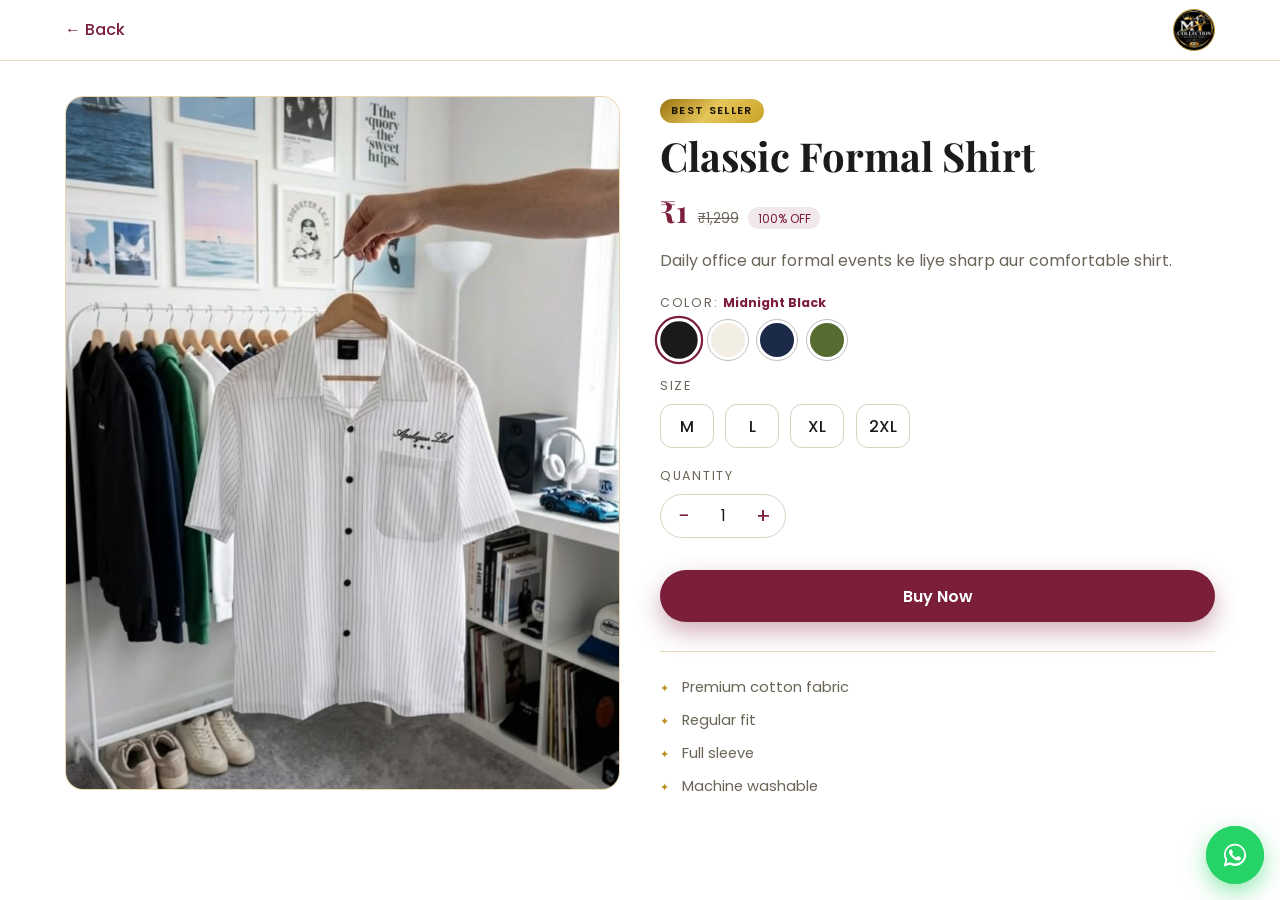
<file: product.html>
<!DOCTYPE html>
<html lang="en">
<head>
  <meta charset="UTF-8" />
  <meta name="viewport" content="width=device-width, initial-scale=1.0" />
  <title>Shirt Details | My Collection</title>
  <meta name="theme-color" content="#FFFFFF" />
  <link rel="icon" href="logo.jpg" />
  <link href="https://fonts.googleapis.com/css2?family=Playfair+Display:ital,wght@0,600;0,800;1,500&family=Poppins:wght@300;400;500;600&display=swap" rel="stylesheet" />
  <link rel="stylesheet" href="style.css" />
</head>
<body>
  <header class="nav scrolled">
    <div class="container nav__inner">
      <a href="index.html" class="back">← Back</a>
      <a href="index.html" class="brand"><img src="logo.jpg" alt="logo" /></a>
    </div>
  </header>

  <main class="container pdp" id="pdp"></main>

  <section class="container checkout" id="checkout" hidden>
    <h2>Place <span class="gold">Order</span></h2>
    <div class="summary" id="summary"></div>
    <form id="orderForm" novalidate>
      <input name="name" placeholder="Full Name" required />
      <input name="phone" type="tel" inputmode="numeric" placeholder="WhatsApp / Mobile Number" required />
      <textarea name="address" rows="3" placeholder="Full Address" required></textarea>
      <div class="row">
        <input name="city" placeholder="City" required />
        <input name="pin" inputmode="numeric" placeholder="Pincode" required />
      </div>
      <p class="label">Payment Method</p>
      <label class="pay"><input type="radio" name="pay" value="UPI" checked /><span>UPI (GPay / PhonePe / Paytm)</span></label>
      <label class="pay"><input type="radio" name="pay" value="COD" /><span>Cash on Delivery</span></label>
      <p class="err" id="err"></p>
      <button class="btn btn--wine btn--full" type="submit">Confirm Order</button>
    </form>
    <div class="success" id="success" hidden></div>
  </section>

  <a class="wa-float" id="wa" target="_blank" rel="noopener" aria-label="WhatsApp"></a>
  <script src="data.js"></script>
  <script src="product.js"></script>
</body>
</html>
</file>
<file: style.css>
*,
*::before,
*::after {
  box-sizing: border-box;
  margin: 0;
  padding: 0;
}
:root {
  --bg: #fff;
  --cream: #fbf7ee;
  --ink: #1b1b1b;
  --muted: #6b6558;
  --gold: #b8901f;
  --grad: linear-gradient(135deg, #9a7410, #e6c65a 50%, #c9a227);
  --wine: #7b1e3a;
  --wine-dark: #1f0912;
  --line: rgba(184, 144, 31, 0.3);
  --wa: #25d366;
  --r: 18px;
  --shadow: 0 10px 30px rgba(60, 40, 10, 0.08);
}
html {
  scroll-behavior: smooth;
  scroll-padding-top: 70px;
}
body {
  background: var(--bg);
  color: var(--ink);
  font-family: "Poppins", sans-serif;
  line-height: 1.6;
  overflow-x: hidden;
}
img,
svg {
  max-width: 100%;
  display: block;
}
a {
  color: inherit;
  text-decoration: none;
}
ul {
  list-style: none;
}
button,
input,
textarea {
  font-family: inherit;
  font-size: 1rem;
  color: inherit;
}
button {
  cursor: pointer;
  border: none;
  background: none;
}
h1,
h2,
h3 {
  font-family: "Playfair Display", serif;
  line-height: 1.2;
}
.container {
  width: min(1150px, 92%);
  margin-inline: auto;
}
.gold {
  background: var(--grad);
  -webkit-background-clip: text;
  background-clip: text;
  color: transparent;
  font-style: italic;
}
.muted {
  color: var(--muted);
}
.small {
  font-size: 0.8rem;
}
.eyebrow {
  text-transform: uppercase;
  letter-spacing: 0.3em;
  font-size: 0.72rem;
  color: var(--wine);
  font-weight: 600;
  margin-bottom: 0.6rem;
}

/* buttons */
.btn {
  display: inline-flex;
  justify-content: center;
  align-items: center;
  gap: 0.5rem;
  padding: 0.85rem 1.8rem;
  border-radius: 50px;
  background: var(--grad);
  color: #1b1304;
  font-weight: 600;
  transition: 0.25s;
  box-shadow: 0 8px 22px rgba(184, 144, 31, 0.3);
}
.btn:hover {
  transform: translateY(-2px);
}
.btn--wine {
  background: var(--wine);
  color: #fff;
  box-shadow: 0 10px 24px rgba(123, 30, 58, 0.35);
}
.btn--ghost {
  background: transparent;
  color: var(--ink);
  border: 1.5px solid var(--gold);
  box-shadow: none;
}
.btn--ghost:hover {
  background: rgba(184, 144, 31, 0.1);
}
.btn--sm {
  padding: 0.5rem 1.2rem;
  font-size: 0.85rem;
  background: var(--wine);
  color: #fff;
  box-shadow: none;
}
.btn--full {
  width: 100%;
}
.btn--wa {
  background: var(--wa);
  color: #fff;
  box-shadow: 0 8px 22px rgba(37, 211, 102, 0.3);
}

/* nav */
/* nav */
.nav {
  position: fixed;
  top: 0;
  left: 0;
  right: 0;
  z-index: 50;
  padding: 0.8rem 0;
  background: transparent;
  border-bottom: 1px solid transparent;
  transition:
    background 0.3s,
    padding 0.3s,
    border-color 0.3s;
}
.nav.scrolled {
  background: rgba(255, 255, 255, 0.92);
  backdrop-filter: blur(10px);
  border-bottom-color: var(--line);
  padding: 0.55rem 0;
}
.nav__inner {
  display: flex;
  justify-content: space-between;
  align-items: center;
}
.brand {
  display: flex;
  align-items: center;
  gap: 0.6rem;
  font-family: "Playfair Display", serif;
  font-size: 1.1rem;
}
.brand img {
  width: 42px;
  height: 42px;
  border-radius: 50%;
  border: 1.5px solid var(--gold);
}
.brand b {
  color: var(--gold);
}
.back {
  color: var(--wine);
  font-weight: 500;
}

/* nav icons */
.nav__icons {
  display: flex;
  align-items: center;
  gap: 0.6rem;
}
.icon-btn {
  width: 44px;
  height: 44px;
  border-radius: 50%;
  display: grid;
  place-items: center;
  color: var(--wine);
  background: rgba(255, 255, 255, 0.75);
  border: 1px solid var(--line);
  transition: 0.25s;
}
.icon-btn svg {
  width: 22px;
  height: 22px;
}
.icon-btn:hover:not(:disabled) {
  background: var(--wine);
  color: #fff;
  transform: translateY(-2px);
}
.icon-btn:disabled {
  opacity: 0.4;
  cursor: not-allowed;
}

/* hero */
.hero {
  display: flex;
  align-items: center;
  min-height: 88svh; /* pehle 100svh */
  padding: 5rem 0 2.5rem; /* pehle 5.5rem 0 3rem */
  overflow: hidden;
  background:
    radial-gradient(
      circle at 85% 20%,
      rgba(230, 198, 90, 0.28),
      transparent 55%
    ),
    linear-gradient(180deg, #fff, var(--cream));
}
.hero__inner {
  display: grid;
  grid-template-columns: 1.1fr 0.9fr;
  align-items: center;
  gap: 2rem;
}
.hero {
  overflow: hidden;
}

.hero__visual {
  grid-column: 2;
  grid-row: 1;
  position: relative;
  width: min(300px, 100%); /* pehle 360px, yaani lagbhag 17% chhota */
  aspect-ratio: 1 / 1;
  justify-self: center;
  margin: 2rem auto; /* pehle 2.5rem */
  animation: float 6s ease-in-out infinite;
}

/* sabse peeche: soft gold glow */
.hero__visual::before {
  content: "";
  position: absolute;
  inset: -28%;
  border-radius: 50%;
  background: radial-gradient(
    circle,
    rgba(230, 198, 90, 0.45),
    rgba(230, 198, 90, 0) 65%
  );
  z-index: 0;
}

/* ghoomta hua dashed gold ring */
.hero__visual::after {
  content: "";
  position: absolute;
  inset: -17%;
  border-radius: 50%;
  border: 2px dashed rgba(184, 144, 31, 0.55);
  animation: spin 40s linear infinite;
  z-index: 0;
}

/* wine ring: logo ke bilkul concentric */
.hero__blob {
  position: absolute;
  inset: -7%;
  border-radius: 50%;
  background: linear-gradient(135deg, #a32a4d, #7b1e3a 55%, #4d1124);
  box-shadow:
    0 0 0 4px #fff,
    0 0 0 7px #e6c65a,
    0 30px 60px rgba(31, 9, 18, 0.35);
  z-index: 1;
}

/* logo: box ko poora bhare */
.hero__logo {
  position: relative;
  z-index: 2;
  width: 100%;
  height: 100%;
  object-fit: cover;
  border-radius: 50%;
  border: 4px solid #fff;
  box-shadow: 0 18px 40px rgba(0, 0, 0, 0.4);
}

@keyframes spin {
  to {
    transform: rotate(360deg);
  }
}
@keyframes float {
  50% {
    transform: translateY(-10px);
  }
}

@media (prefers-reduced-motion: reduce) {
  .hero__visual,
  .hero__visual::after {
    animation: none;
  }
}
.hero__text {
  grid-column: 1;
  grid-row: 1;
}
.hero h1 {
  font-size: clamp(2.2rem, 7vw, 4rem); /* pehle clamp(2.4rem, 8vw, 4.5rem) */
  font-weight: 800;
}
.sub {
  color: var(--muted);
  margin: 0.8rem 0 1.4rem; /* pehle 1rem 0 1.8rem */
  max-width: 460px;
}
.hero__cta {
  display: flex;
  flex-wrap: wrap;
  gap: 0.8rem;
}

/* sections */
.section {
  padding: clamp(3.5rem, 9vw, 6rem) 0;
}
.section--cream {
  background: var(--cream);
}
.head {
  text-align: center;
  margin-bottom: 2.5rem;
}
.head h2 {
  font-size: clamp(1.9rem, 5vw, 2.8rem);
}

/* product grid */
.grid {
  display: grid;
  grid-template-columns: repeat(auto-fill, minmax(250px, 1fr));
  gap: 1.5rem;
}
.card {
  background: #fff;
  border: 1px solid var(--line);
  border-radius: var(--r);
  overflow: hidden;
  transition: 0.3s;
  display: block;
  box-shadow: var(--shadow);
}
.card:hover {
  transform: translateY(-6px);
  border-color: var(--gold);
  box-shadow: 0 18px 40px rgba(60, 40, 10, 0.15);
}
.card__img {
  position: relative;
  aspect-ratio: 4/5;
  background: var(--cream);
  overflow: hidden;
}
.card__img img {
  width: 100%;
  height: 100%;
  object-fit: cover;
  transition: transform 0.5s;
}
.card:hover .card__img img {
  transform: scale(1.06);
}
.fallback {
  width: 100%;
  height: 100%;
  display: grid;
  place-items: center;
  padding: 1.8rem;
}
.fallback svg {
  width: 80%;
}
.tag {
  position: absolute;
  top: 12px;
  left: 12px;
  z-index: 2;
  background: var(--grad);
  color: #1b1304;
  font-size: 0.68rem;
  font-weight: 600;
  letter-spacing: 0.12em;
  text-transform: uppercase;
  padding: 0.2rem 0.7rem;
  border-radius: 50px;
}
.tag--static {
  position: static;
  display: inline-block;
  margin-bottom: 0.6rem;
}
.off {
  position: absolute;
  top: 12px;
  right: 12px;
  z-index: 2;
  background: var(--wine);
  color: #fff;
  font-size: 0.7rem;
  font-weight: 600;
  padding: 0.2rem 0.6rem;
  border-radius: 50px;
}
.card__body {
  padding: 1rem 1.2rem 1.3rem;
}
.card__body h3 {
  font-size: 1.1rem;
  margin-bottom: 0.5rem;
}
.dots {
  display: flex;
  gap: 6px;
  margin-bottom: 0.6rem;
}
.dots i {
  width: 14px;
  height: 14px;
  border-radius: 50%;
  outline: 1px solid rgba(0, 0, 0, 0.2);
}
.price {
  display: flex;
  align-items: baseline;
  gap: 0.6rem;
  flex-wrap: wrap;
}
.price b {
  color: var(--wine);
  font-size: 1.25rem;
  font-family: "Playfair Display", serif;
}
.price s {
  color: var(--muted);
  font-size: 0.85rem;
}
.price em {
  font-style: normal;
  font-size: 0.75rem;
  background: rgba(123, 30, 58, 0.1);
  color: var(--wine);
  padding: 0.1rem 0.6rem;
  border-radius: 50px;
}
.price--lg b {
  font-size: 1.9rem;
}
.more {
  text-align: center;
  margin-top: 2.5rem;
}

/* testimonials */
.review {
  background: #fff;
  border: 1px solid var(--line);
  border-top: 4px solid var(--wine);
  border-radius: var(--r);
  box-shadow: var(--shadow);
  overflow: hidden;
  display: flex;
  flex-direction: column;
}
.review__photo {
  width: 100%;
  aspect-ratio: 4 / 3;
  object-fit: cover;
}
.review__body {
  padding: 1.4rem 1.5rem 1.5rem;
}
.who {
  flex-wrap: wrap;
}
.verified {
  margin-left: auto;
  font-size: 0.7rem;
  color: #1f7a3d;
  background: rgba(31, 122, 61, 0.1);
  padding: 0.15rem 0.6rem;
  border-radius: 50px;
  white-space: nowrap;
}
.rating-sum {
  display: inline-flex;
  align-items: center;
  gap: 0.6rem;
  margin-top: 1rem;
  padding: 0.45rem 1.1rem;
  background: #fff;
  border: 1px solid var(--line);
  border-radius: 50px;
  box-shadow: var(--shadow);
}
.rating-sum b {
  font-family: "Playfair Display", serif;
  font-size: 1.4rem;
  color: var(--wine);
}
.rating-sum .stars {
  margin: 0;
  letter-spacing: 2px;
}
.rating-sum small {
  color: var(--muted);
}

/* old code */
.reviews {
  display: grid;
  grid-template-columns: repeat(auto-fit, minmax(260px, 1fr));
  gap: 1.4rem;
}
.review {
  background: #fff;
  border: 1px solid var(--line);
  border-top: 4px solid var(--wine);
  border-radius: var(--r);
  padding: 1.6rem;
  box-shadow: var(--shadow);
}
.stars {
  color: var(--gold);
  letter-spacing: 3px;
  margin-bottom: 0.7rem;
}
.review p {
  font-size: 0.95rem;
  color: #3a352b;
  margin-bottom: 1.2rem;
}
.who {
  display: flex;
  align-items: center;
  gap: 0.8rem;
}
.who b {
  display: block;
  font-size: 0.92rem;
}
.who small {
  color: var(--muted);
}
.av {
  width: 42px;
  height: 42px;
  border-radius: 50%;
  background: var(--wine);
  color: #fff;
  display: grid;
  place-items: center;
  font-weight: 600;
}

/* product page */
.pdp {
  display: grid;
  grid-template-columns: 1fr 1fr;
  gap: 2.5rem;
  padding-top: 6rem;
  align-items: start;
}
.pdp__media {
  position: sticky;
  top: 80px;
}
.pdp__img {
  aspect-ratio: 4/5;
  background: var(--cream);
  border: 1px solid var(--line);
  border-radius: var(--r);
  overflow: hidden;
}
.pdp__img img {
  width: 100%;
  height: 100%;
  object-fit: cover;
}
@keyframes fade {
  from {
    opacity: 0;
  }
  to {
    opacity: 1;
  }
}
.pdp__img img {
  animation: fade 0.35s;
}
.thumbs {
  display: flex;
  gap: 0.6rem;
  margin-top: 0.8rem;
  overflow-x: auto;
}
.thumb {
  width: 68px;
  height: 80px;
  flex: none;
  border: 2px solid transparent;
  border-radius: 10px;
  overflow: hidden;
  opacity: 0.7;
}
.thumb img {
  width: 100%;
  height: 100%;
  object-fit: cover;
}
.thumb.active {
  border-color: var(--wine);
  opacity: 1;
}
.pdp__info h1 {
  font-size: clamp(1.7rem, 5vw, 2.5rem);
  margin-bottom: 0.4rem;
}
.pdp__info > .muted {
  margin: 0.8rem 0 1.2rem;
}
.label {
  font-size: 0.78rem;
  letter-spacing: 0.14em;
  text-transform: uppercase;
  color: var(--muted);
  margin: 1.1rem 0 0.5rem;
}
.label b {
  color: var(--wine);
  letter-spacing: 0;
  text-transform: none;
}
.swatches,
.sizes {
  display: flex;
  flex-wrap: wrap;
  gap: 0.7rem;
}
.swatch {
  width: 38px;
  height: 38px;
  border-radius: 50%;
  border: 2px solid #fff;
  outline: 1px solid rgba(0, 0, 0, 0.25);
  outline-offset: 1px;
  transition: 0.2s;
}
.swatch.active {
  outline: 2px solid var(--wine);
  transform: scale(1.1);
}
.size {
  min-width: 54px;
  height: 44px;
  border: 1.5px solid #d9d2c0;
  border-radius: 12px;
  font-weight: 500;
  transition: 0.2s;
  background: #fff;
}
.size:hover {
  border-color: var(--gold);
}
.size.active {
  background: var(--wine);
  color: #fff;
  border-color: var(--wine);
}
.qty {
  display: inline-flex;
  align-items: center;
  border: 1.5px solid #d9d2c0;
  border-radius: 50px;
  overflow: hidden;
}
.qty button {
  width: 44px;
  height: 42px;
  font-size: 1.3rem;
  color: var(--wine);
}
.qty span {
  min-width: 36px;
  text-align: center;
}
.err {
  color: #c62828;
  font-size: 0.85rem;
  min-height: 1.3em;
  margin: 0.6rem 0 0.3rem;
}
.details {
  margin-top: 1.8rem;
  border-top: 1px solid var(--line);
  padding-top: 1.2rem;
}
.details li {
  padding: 0.3rem 0 0.3rem 1.4rem;
  position: relative;
  color: var(--muted);
  font-size: 0.92rem;
}
.details li::before {
  content: "✦";
  position: absolute;
  left: 0;
  color: var(--gold);
  font-size: 0.7rem;
  top: 0.55rem;
}

/* checkout */
.checkout {
  max-width: 620px;
  margin: 3rem auto;
  padding: 1.8rem 1.4rem;
  background: #fff;
  border: 1px solid var(--line);
  border-radius: var(--r);
  box-shadow: var(--shadow);
}
.checkout h2 {
  margin-bottom: 1.2rem;
}
.summary {
  background: var(--cream);
  border: 1px solid var(--line);
  border-radius: 14px;
  padding: 1rem;
  margin-bottom: 1.3rem;
}
.sum__row {
  display: flex;
  justify-content: space-between;
  gap: 1rem;
  font-size: 0.9rem;
  padding: 0.25rem 0;
}
.sum__total {
  border-top: 1px dashed var(--line);
  margin-top: 0.5rem;
  padding-top: 0.7rem;
  font-size: 1.1rem;
}
.sum__total b {
  color: var(--wine);
}
form input:not([type="radio"]),
form textarea {
  width: 100%;
  background: #fff;
  border: 1.5px solid #d9d2c0;
  border-radius: 12px;
  padding: 0.85rem 1rem;
  margin-bottom: 0.8rem;
  outline: none;
  transition: 0.2s;
}
form input:focus,
form textarea:focus {
  border-color: var(--gold);
}
.row {
  display: grid;
  grid-template-columns: 1fr 1fr;
  gap: 0.8rem;
}
.pay {
  display: flex;
  align-items: center;
  gap: 0.7rem;
  border: 1.5px solid #d9d2c0;
  border-radius: 12px;
  padding: 0.8rem 1rem;
  margin-bottom: 0.6rem;
  cursor: pointer;
}
.pay input {
  accent-color: #7b1e3a;
  width: 18px;
  height: 18px;
}
.pay:has(input:checked) {
  border-color: var(--wine);
  background: rgba(123, 30, 58, 0.05);
}
.success {
  text-align: center;
  display: flex;
  flex-direction: column;
  gap: 0.9rem;
}
.ok {
  width: 64px;
  height: 64px;
  margin: 0 auto;
  border-radius: 50%;
  background: var(--wine);
  color: #fff;
  font-size: 2rem;
  display: grid;
  place-items: center;
}
.back-link {
  color: var(--muted);
  font-size: 0.9rem;
}

/* footer */
.footer {
  background: var(--wine-dark);
  color: #e9dfcf;
  border-top: 4px solid var(--gold);
}
.footer__grid {
  display: grid;
  grid-template-columns: 1.6fr 1fr 1fr 1fr;
  gap: 2rem;
  padding: 3.2rem 0 2.2rem;
}
.footer__brand img {
  width: 64px;
  height: 64px;
  border-radius: 50%;
  margin-bottom: 0.8rem;
  border: 2px solid var(--gold);
}
.footer__tag {
  font-family: "Playfair Display", serif;
  font-style: italic;
  color: #e6c65a;
  font-size: 1.15rem;
}
.footer__about {
  font-size: 0.88rem;
  color: #bdb2a0;
  margin-top: 0.5rem;
  max-width: 300px;
}
.footer h4 {
  color: #e6c65a;
  font-size: 0.8rem;
  letter-spacing: 0.2em;
  text-transform: uppercase;
  margin-bottom: 1rem;
  font-weight: 600;
}
.footer a {
  display: block;
  font-size: 0.9rem;
  color: #d8cdb9;
  padding: 0.2rem 0;
  transition: 0.2s;
}
.footer a:hover {
  color: #e6c65a;
  transform: translateX(3px);
}
.pay-badges {
  display: flex;
  gap: 0.5rem;
  flex-wrap: wrap;
}
.pay-badges span {
  border: 1px solid rgba(230, 198, 90, 0.5);
  color: #e6c65a;
  border-radius: 8px;
  padding: 0.2rem 0.7rem;
  font-size: 0.8rem;
}
.footer__note {
  font-size: 0.82rem;
  color: #bdb2a0;
  margin-top: 0.9rem;
}
.footer__bar {
  border-top: 1px solid rgba(230, 198, 90, 0.2);
  padding: 1rem 0;
  text-align: center;
  font-size: 0.8rem;
  color: #9d9282;
}

/* whatsapp float */
.wa-float {
  position: fixed;
  right: 16px;
  bottom: 16px;
  z-index: 100;
  width: 58px;
  height: 58px;
  border-radius: 50%;
  background: var(--wa);
  display: grid;
  place-items: center;
  box-shadow: 0 8px 22px rgba(37, 211, 102, 0.5);
}
.wa-float::before {
  content: "";
  position: absolute;
  inset: 0;
  border-radius: 50%;
  background: var(--wa);
  z-index: -1;
  animation: pulse 2s infinite;
}
@keyframes pulse {
  to {
    transform: scale(1.6);
    opacity: 0;
  }
}

/* mobile */
@media (max-width: 900px) {
  .footer__grid {
    grid-template-columns: 1fr 1fr;
  }
  .footer__brand {
    grid-column: 1/-1;
  }
}
@media (max-width: 820px) {
  .hero__inner {
    grid-template-columns: 1fr;
    text-align: center;
  }
  .hero {
    min-height: auto; /* mobile par full screen nahi, taaki shirts jaldi dikhein */
    padding: 4.6rem 0 2rem;
  }
  .hero__visual {
    grid-column: 1;
    width: min(210px, 56vw); /* pehle 250px, yaani lagbhag 16% chhota */
    margin: 1.6rem auto 2rem; /* pehle 2.2rem auto 2.6rem */
  }
  .hero__text {
    grid-column: 1;
    grid-row: 2;
  }
  .sub {
    margin-inline: auto;
  }
  .hero__cta {
    justify-content: center;
  }
  .pdp {
    grid-template-columns: 1fr;
    gap: 1.5rem;
    padding-top: 5.5rem;
  }
  .pdp__media {
    position: static;
  }
}
@media (max-width: 520px) {
  .grid {
    grid-template-columns: repeat(2, 1fr);
    gap: 0.9rem;
  }
  .card__body {
    padding: 0.8rem 0.8rem 1rem;
  }
  .card__body h3 {
    font-size: 0.95rem;
  }
  .price b {
    font-size: 1.05rem;
  }
  .tag {
    font-size: 0.58rem;
    top: 8px;
    left: 8px;
    padding: 0.15rem 0.5rem;
  }
  .off {
    font-size: 0.6rem;
    top: 8px;
    right: 8px;
    padding: 0.15rem 0.45rem;
  }
  .row {
    grid-template-columns: 1fr;
  }
  .brand span {
    display: none;
  }
  .hero__cta .btn {
    width: 100%;
  }
  .reviews {
    display: flex;
    overflow-x: auto;
    scroll-snap-type: x mandatory;
    gap: 1rem;
    padding-bottom: 0.8rem;
  }
  .review {
    min-width: 82%;
    scroll-snap-align: center;
  }
}
</file>
